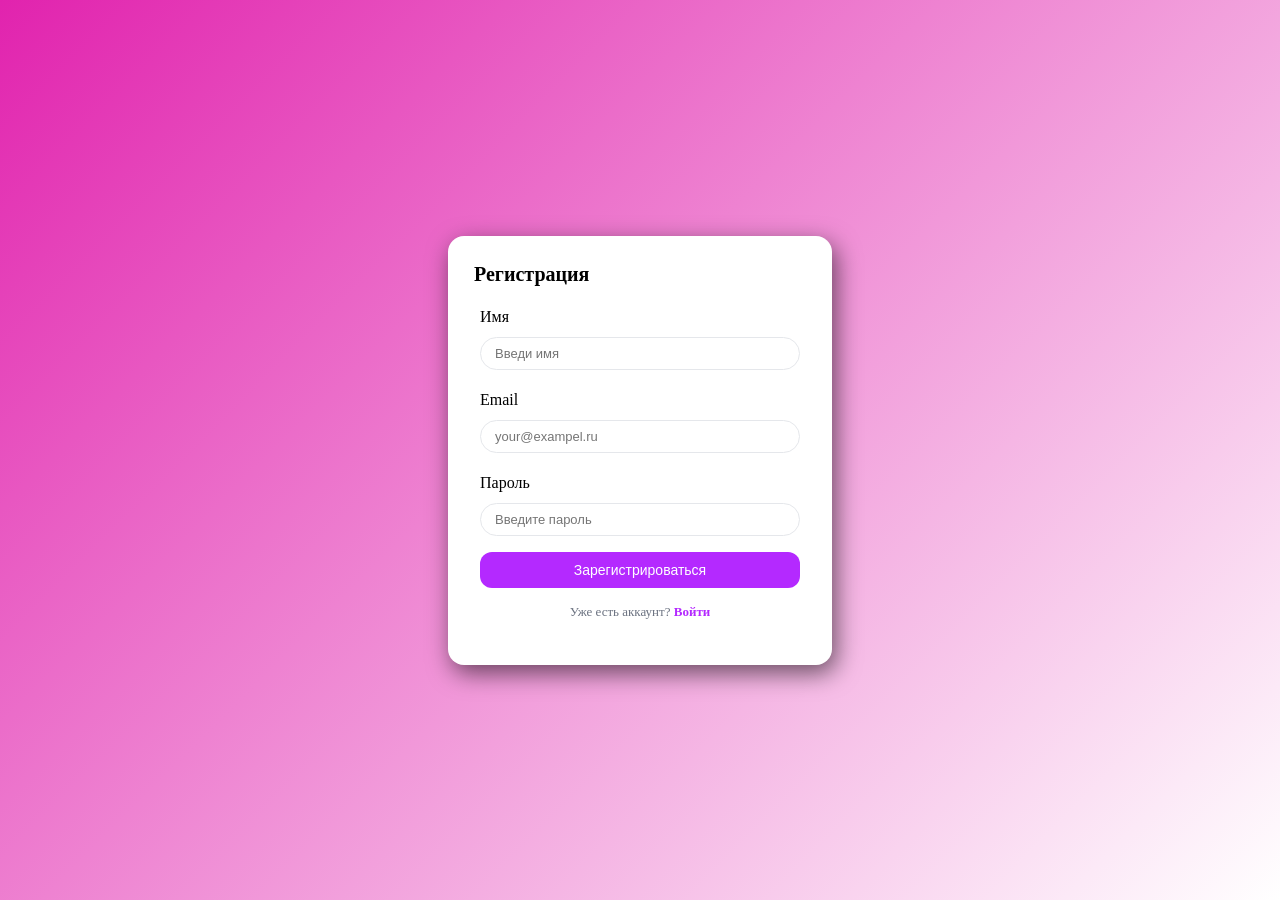
<file: index.html>
<!DOCTYPE html>
<html lang="ru">
<head>
    <meta charset="UTF-8">
    <meta name="viewport" content="width=device-width, initial-scale=1.0">
    <title>Главная | Main</title>
    <link rel="stylesheet" href="style.css">
    <script>
        if (!localStorage.getItem('currentUser')) {
            window.location.replace('signUp.html');
        }
    </script>
</head>
<body class="page-fakebook">
    <header class="site-header">
        <div class="logo">FakeBook</div>
        <nav class="main-nav">
            <a href="signUp.html">Регистрация</a>
            <a href="signIn.html">Войти</a>
            <a href="aboutUs.html">О нас</a>
            <a href="Profile.html">Профиль</a>
            <a href="Ocenka.html">Оценка сайта</a>
        </nav>
    </header>

    <main class="page">
        <section class="hero">
            <h1>Добро пожаловать</h1>
            <p>Мой первый такой крупный проект где соединяю не 2 html файла а больше вау</p>
        </section>

        <div class="content-row">
            <section class="articles">
                <h2>Последние новости</h2>

                <article class="post">
                    <h3>Масштабный редизайн</h3>
                    <p class="meta">📅 2 мая · ✍️ sweety</p>
                    <p>Fakebook переходит на более «чистый» и минималистичный вид.</p>
                </article>


                <article class="post">
                    <h3>Новый редактор постов</h3>
                    <p class="meta">📅 2 мая · ✍️ sweety</p>
                    <p>Пользовательский интерфейс для создания публикаций стал проще и современнее.</p>
                </article>

                <article class="post">
                    <h3>Никнеймы в группах</h3>
                    <p class="meta">📅 2 мая · ✍️ sweety</p>
                    <p>Теперь в группах можно публиковать посты под никнеймом, не раскрывая свое полное имя (но оставаясь идентифицируемым для платформы).</p>
                </article>
            </section>

            <aside class="sidebar">
                <h3>Категории</h3>
                <ul>
                    <li>AI-персонализация рекламы</li>
                    <li>Приоритет «оригинальности»</li>
                    <li>ИИ-коллажи</li>
                </ul>
                <h3>Рекламы</h3>
                <p class="ad">Professional Mode: Fakebook активно подталкивает обычных пользователей переключать профили в «профессиональный режим»</p>
            </aside>
        </div>
    </main>

    <footer class="site-footer">
        <p>@ 2026 Fakebook · Все права идут куда то</p>
        <p class="Contacts">📧 fakebook@gmail.com · 📱 +7 (777) 777-77-77</p>
    </footer>
</body>
</html>
</file>
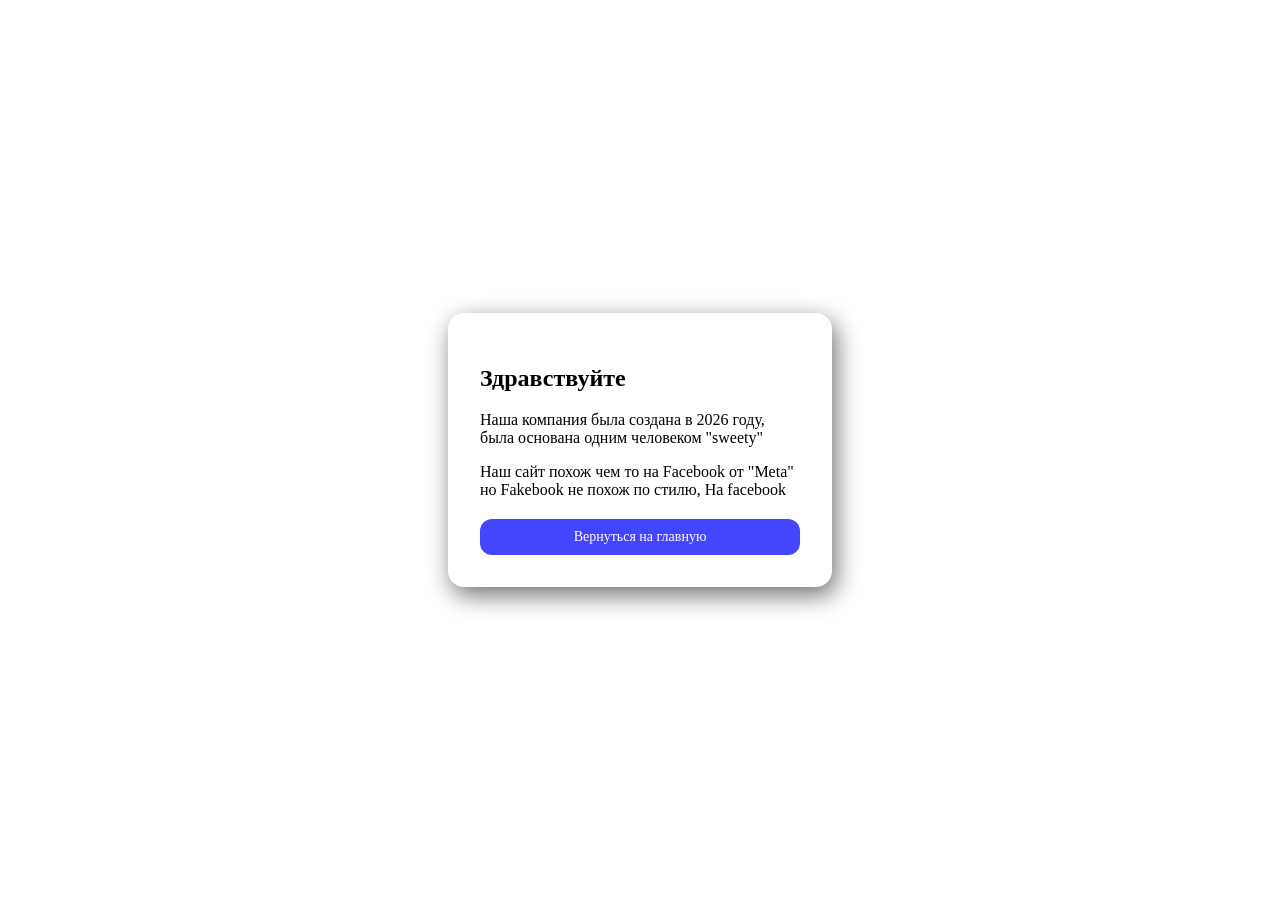
<file: aboutUs.html>
<!DOCTYPE html>
<html lang="en">
<head>
    <meta charset="UTF-8">
    <meta name="viewport" content="width=device-width, initial-scale=1.0">
    <title>О нас | Abous Us</title>
    <link rel="stylesheet" href="style.css">
</head>
<body class="page-AboutUs">
    <section class="Us">
        <h1>Здравствуйте</h1>
        <p>Наша компания была создана в 2026 году, была основана одним человеком "sweety"</p>
        <p>Наш сайт похож чем то на Facebook от "Meta" но Fakebook не похож по стилю, На facebook</p>
        <a href="index.html" class="btn">Вернуться на главную</a>
    </section>       
</body>
</html>
</file>
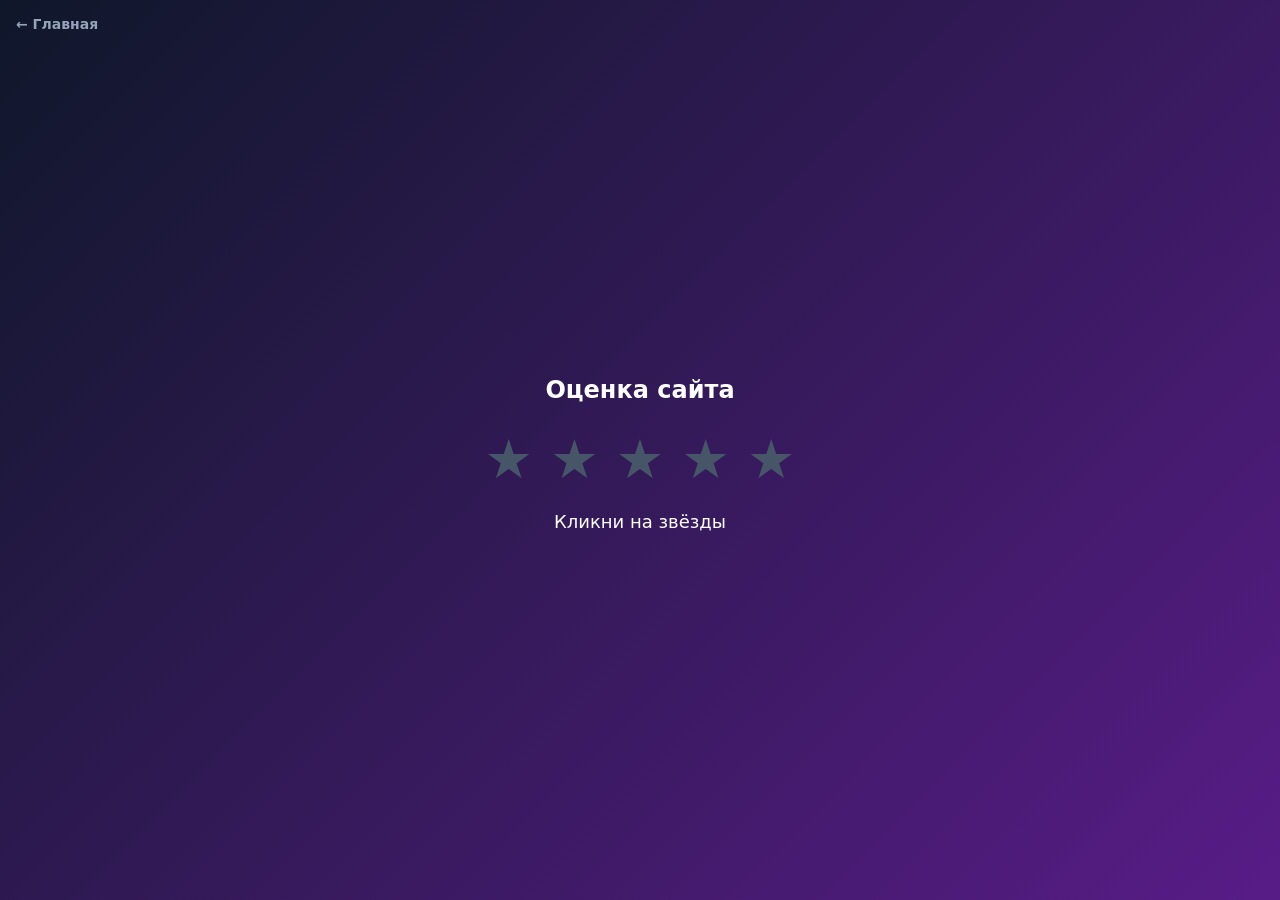
<file: Ocenka.html>
<!DOCTYPE html>
<html lang="ru">
<head>
    <meta charset="UTF-8">
    <meta name="viewport" content="width=device-width, initial-scale=1.0">
    <title>Оценка сайта</title>
    <link rel="stylesheet" href="style.css">
</head>
<body class="Ocenka">
    <a href="index.html" style="position:fixed;top:16px;left:16px;text-decoration:none;color:#94a3b8;font-weight:600;font-size:14px;">← Главная</a>
    <div class="container">
        <h2>Оценка сайта</h2>

        <div class="stars" id="stars">
            <span data-v="1">★</span>
            <span data-v="2">★</span>
            <span data-v="3">★</span>
            <span data-v="4">★</span>
            <span data-v="5">★</span>
        </div>
        <div class="result" id="result">Кликни на звёзды</div>
    </div>
    <script src="Ocenka.js"></script>
</body>
</html>
</file>
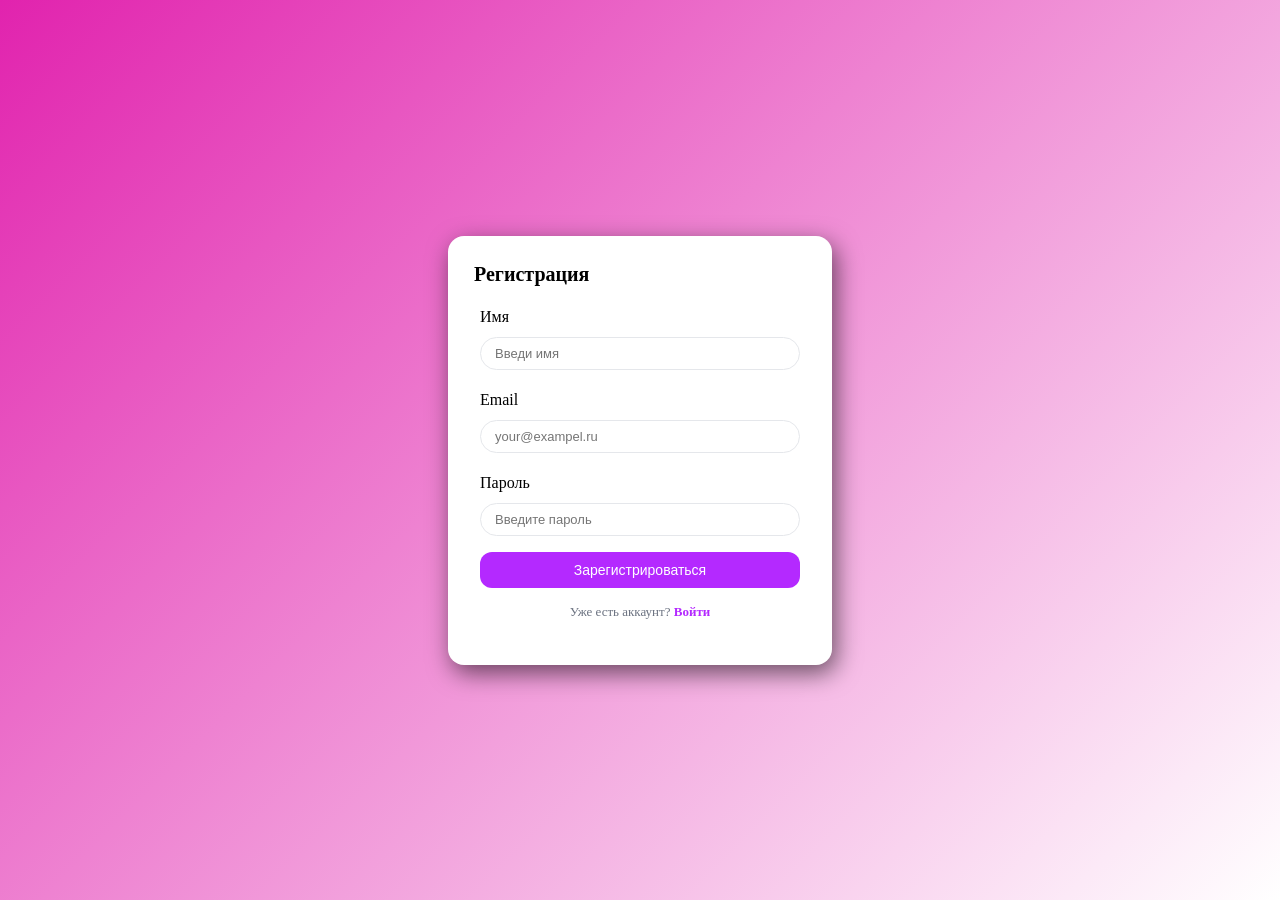
<file: Profile.html>
<!DOCTYPE html>
<html lang="ru">
<head>
    <meta charset="UTF-8">
    <meta name="viewport" content="width=device-width, initial-scale=1.0">
    <title>Профиль | Profile</title>
    <link rel="stylesheet" href="style.css">
</head>
<body class="page-profil">
    <a href="index.html" style="position:fixed;top:16px;left:16px;text-decoration:none;color:#6366f1;font-weight:600;font-size:14px;">← Главная</a>
    <div class="profile">
        <div class="avatar" id="avatar"></div>
        <h2 id="username"></h2>

        <p class="bio" id="bio-text"></p>
        <input class="bio-input" id="bio-input" type="text" maxlength="80" placeholder="Напиши что-нибудь о себе..." style="display:none;">

        <div class="stats">
            <div><strong id="stat-posts">0</strong><span>Постов</span></div>
            <div><strong id="stat-followers">0</strong><span>Подписчиков</span></div>
            <div><strong id="stat-following">0</strong><span>Подписок</span></div>
        </div>
        <div class="actions">
            <button class="follow" id="edit-bio-btn">Изменить описание</button>
            <button class="msg" id="logout-btn">Выйти</button>
        </div>
    </div>

    <script>
        const user = JSON.parse(localStorage.getItem('currentUser'));
        if (!user) {
            window.location.replace('signUp.html');
        }

        const words = user.name.trim().split(' ');
        const initials = words.length >= 2
            ? (words[0][0] + words[1][0]).toUpperCase()
            : user.name.slice(0, 2).toUpperCase();

        document.getElementById('avatar').textContent = initials;
        document.getElementById('username').textContent = user.name;

        const bioKey = 'bio_' + user.email;
        const bioText = document.getElementById('bio-text');
        const bioInput = document.getElementById('bio-input');
        const editBtn = document.getElementById('edit-bio-btn');

        function loadBio() {
            const saved = localStorage.getItem(bioKey) || '';
            bioText.textContent = saved || 'Нет описания';
        }
        loadBio();

        editBtn.addEventListener('click', () => {
            if (bioInput.style.display === 'none') {
                bioInput.value = localStorage.getItem(bioKey) || '';
                bioInput.style.display = 'block';
                bioText.style.display = 'none';
                editBtn.textContent = 'Сохранить';
                bioInput.focus();
            } else {
                localStorage.setItem(bioKey, bioInput.value.trim());
                bioInput.style.display = 'none';
                bioText.style.display = 'block';
                editBtn.textContent = 'Изменить описание';
                loadBio();
            }
        });

        const statsKey = 'stats_' + user.email;
        const stats = JSON.parse(localStorage.getItem(statsKey) || '{"posts":0,"followers":0,"following":0}');
        document.getElementById('stat-posts').textContent = stats.posts;
        document.getElementById('stat-followers').textContent = stats.followers;
        document.getElementById('stat-following').textContent = stats.following;

        document.getElementById('logout-btn').addEventListener('click', () => {
            localStorage.removeItem('currentUser');
            window.location.href = 'signIn.html';
        });
    </script>
</body>
</html>
</file>
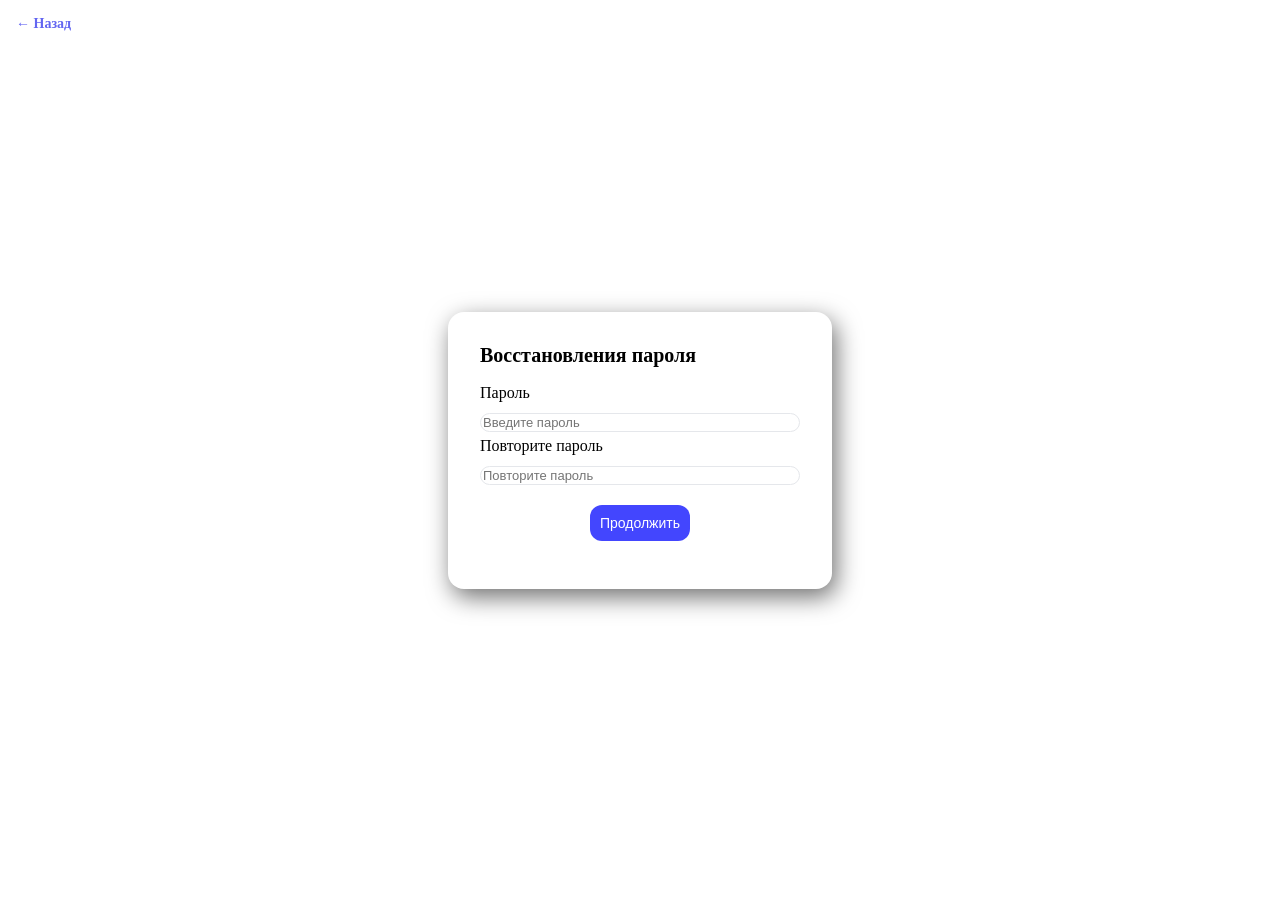
<file: recov.html>
<!DOCTYPE html>
<html lang="en">
<head>
    <meta charset="UTF-8">
    <meta name="viewport" content="width=device-width, initial-scale=1.0">
    <title>Восстановления пароля | Recovery password</title>
    <link rel="stylesheet" href="style.css">
</head>
<body class="page-recove">
    <a href="recovery.html" style="position:fixed;top:16px;left:16px;text-decoration:none;color:#6366f1;font-weight:600;font-size:14px;">← Назад</a>
    <form class="recov" id="recovForm">
        <h2>Восстановления пароля</h2>

        <div class="reco">
            <label for="password">Пароль</label>
            <input type="password" id="password" placeholder="Введите пароль">

            <label for="password2">Повторите пароль</label>
            <input type="password" id="password2" placeholder="Повторите пароль">

            <button type="submit" class="btn3">Продолжить</button>

            <div id="msg"></div>
        </div>
    </form>


    <script src="recov.js"></script>
</body>
</html>
</file>
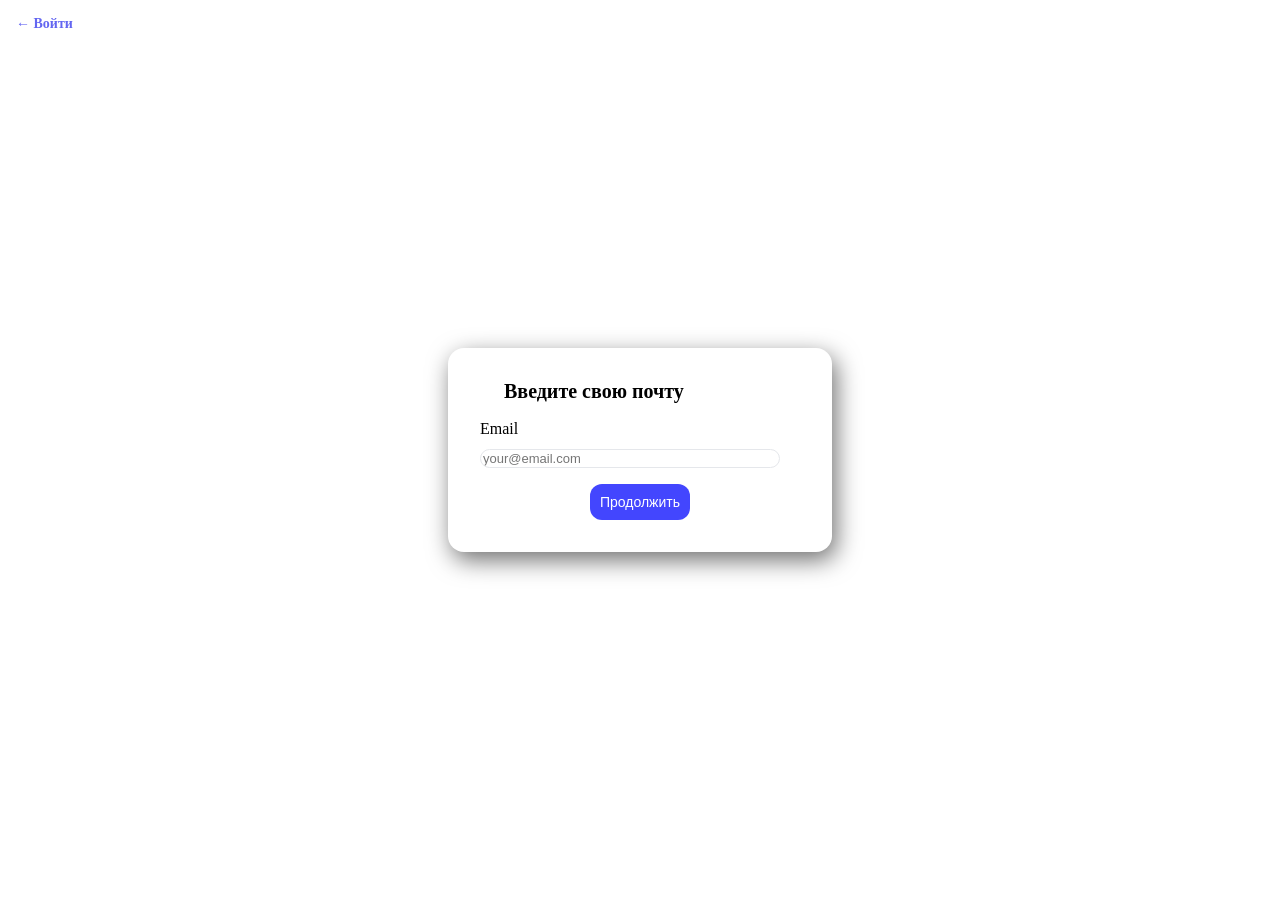
<file: recovery.html>
<!DOCTYPE html>
<html lang="en">
<head>
    <meta charset="UTF-8">
    <meta name="viewport" content="width=device-width, initial-scale=1.0">
    <title>Восстановления пароля | recovery password</title>
    <link rel="stylesheet" href="style.css">
</head>
<body class="page-recovery">
    <a href="signIn.html" style="position:fixed;top:16px;left:16px;text-decoration:none;color:#6366f1;font-weight:600;font-size:14px;">← Войти</a>
    <form class="recovery" id="recoveryForm">
        <h2>Введите свою почту</h2>

        <div class="recover">
            <label for="email">Email</label>
            <input type="email" id="email" placeholder="your@email.com">
        </div>

        <button type="submit" class="btn2">Продолжить</button>

        <div id="msg"></div>
    </form>


    <script src="recovery.js"></script>
</body>
</html>
</file>
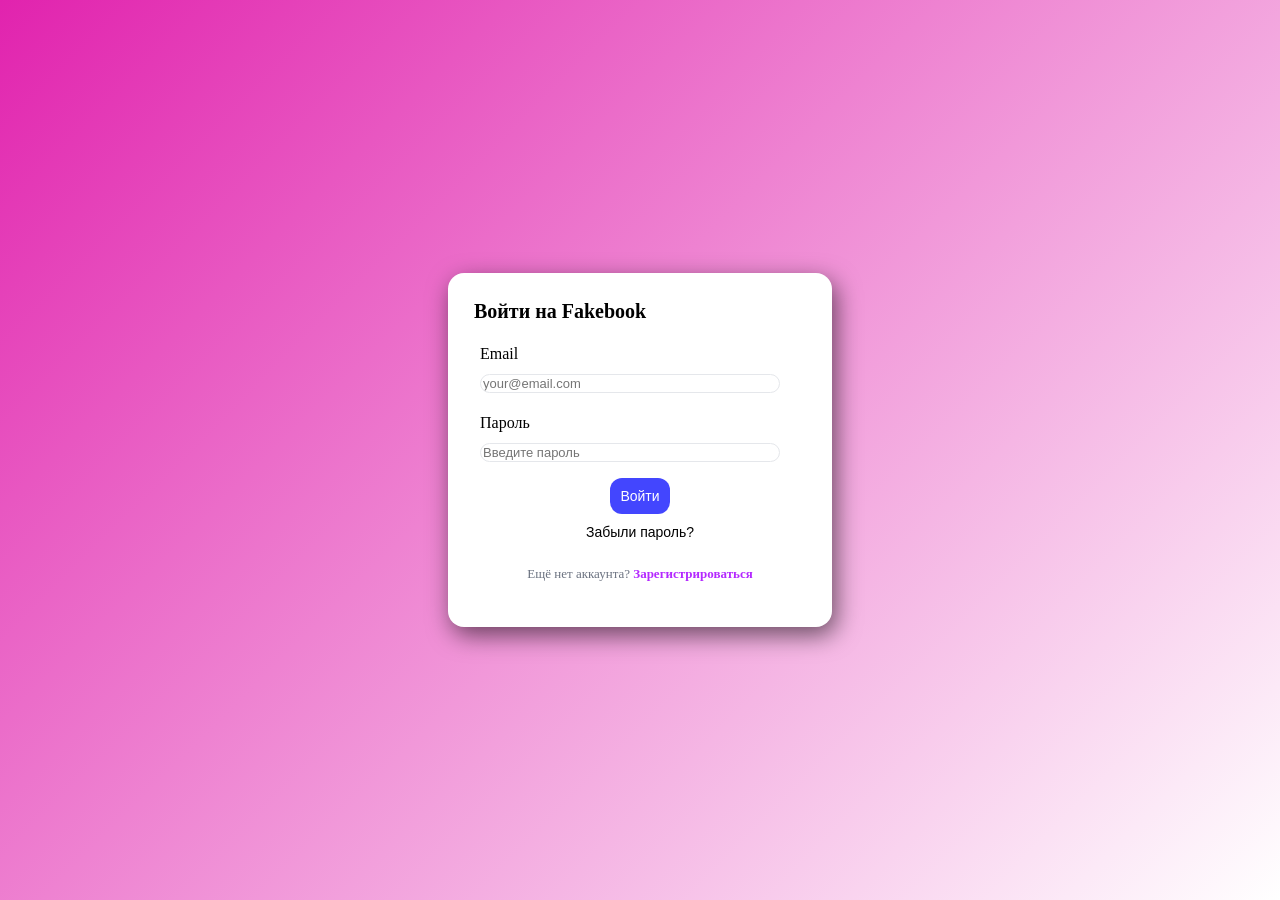
<file: signIn.html>
<!DOCTYPE html>
<html lang="ru">
<head>
    <meta charset="UTF-8">
    <meta name="viewport" content="width=device-width, initial-scale=1.0">
    <title>Войти | SignIn</title>
    <link rel="stylesheet" href="style.css">
</head>
<body class="page-signIn">
    <form class="form-In">
        <h2>Войти на Fakebook</h2>

        <div class="field-In">
            <label for="email">Email</label>
            <input type="email" id="email" placeholder="your@email.com">
        </div>

        <div class="field-In">
            <label for="password">Пароль</label>
            <input type="password" id="password" placeholder="Введите пароль">
        </div>

        <button type="submit" class="btn">Войти</button>
        
        
        <button type="button" class="btn1">Забыли пароль?</button>

        <div id="msg"></div>

        <p class="switch-link">Ещё нет аккаунта? <a href="signUp.html">Зарегистрироваться</a></p>
    </form>

    <script src="signin.js"></script>
</body>
</html>
</file>
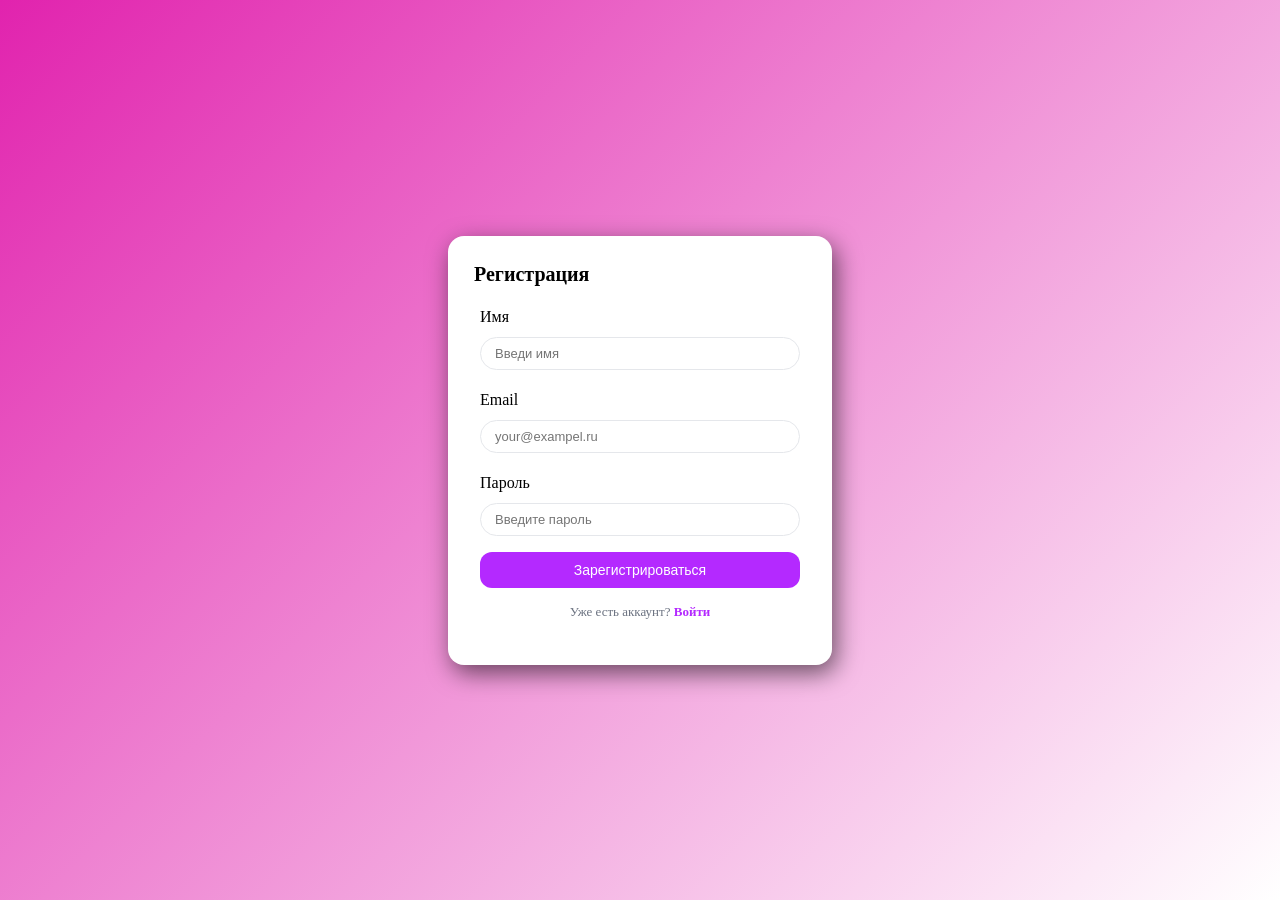
<file: signUp.html>
<!DOCTYPE html>
<html lang="ru">
<head>
    <meta charset="UTF-8">
    <meta name="viewport" content="width=device-width, initial-scale=1.0">
    <title>Регистрация | Register</title>
    <link rel="stylesheet" href="style.css">
</head>
<body class="page-signup">
  <form class="form-wrap" onsubmit="register(event)">
    <h2>Регистрация</h2>

    <div class="field">
        <label for="name">Имя</label>
        <input type="text" id="name" name="name" placeholder="Введи имя" required>
    </div>

    <div class="field">
        <label for="email">Email</label>
        <input type="email" id="email" placeholder="your@exampel.ru" required>
    </div>

    <div class="field">
        <label for="password">Пароль</label>
        <input type="password" id="password" placeholder="Введите пароль" required>
    </div>

    <button type="submit" class="btn">Зарегистрироваться</button>

    <div id="msg"></div>

    <p class="switch-link">Уже есть аккаунт? <a href="signIn.html">Войти</a></p>
  </form>

  <script src="script.js"></script>
</body>
</html>
</file>
<file: style.css>
/*SIGNUP- Регистрация*/
.page-signup {
    margin: 0;
    min-height: 100vh;
    background: linear-gradient(135deg, #e123ae, #ffffff);
    background-attachment: fixed;
    display: flex;
    justify-content: center;
    align-items: center;
    flex-wrap: wrap;
}


.page-signup .form-wrap {
    box-shadow: 4px 8px 24px rgba(0,0,0,0.57);
    background-color: #ffffff;
    border-radius: 16px;
    padding: 32px;
    width: 320px;
}
.page-signup h2 {
    margin: 0 24px;
    font-size: 20px;
    margin-bottom: 12px;
    position: relative;  top: -5px;right: 30px;
}

.page-signup .field {
    margin-bottom: 16px;
}

.page-signup label {
    display: block;
    font-size: 16px;
    font-weight: 600px;
    color: black;
    margin-bottom: 16px;
    position: relative; top: 5px;
}

.page-signup input {
    width: 100%;
    border-radius: 60px;
    border: 1.5px solid #e5e7eb;
    font-size: 13px;
    box-sizing: border-box;
    outline: none;
    transition: border .2s;
    padding: 8px 14px;
}


.page-signup input:focus {
    border-color: #0596b3;
}


.page-signup .btn {
    font-size: 14px;
    border-radius: 12px;
    border: none;
    padding: 10px;
    margin-top: 16px;
    transition: .2s;
    cursor: pointer;
    background-color: #b429ff;
    color: white;
    text-decoration: none;
    display: block;
    width: 100%;
}


.page-signup .btn:hover {
    background-color: #a600ff;
}

.page-signup #msg {
    margin-top: 12px;
    font-size: 13px;
    text-align: center;
}


/*FAKEBOOK- главная страница*/

.page-fakebook {
    box-sizing: border-box;
    margin: 0;
    font-family: system-ui, -apple-system, BlinkMacSystemFont, 'Segoe UI', Roboto, Oxygen, Ubuntu, Cantarell, 'Open Sans', 'Helvetica Neue', sans-serif,
    sans-serif; 
    background: #f1f5f9;
    color: #1f2937;
}

/*HEADER- шапка сайта*/
.page-fakebook .site-header {
    display: flex;
    justify-content: space-between;
    align-items: center;
    padding: 16px 32px;
    background: #fff;
    box-shadow: 4px 8px 24px 0px rgba(0,0,0,0.36);
}

.page-fakebook .logo {
    font-size: 20px; 
    font-weight: 700;
    color: #6366f1;
}

.page-fakebook .main-nav {
    display: flex;
    gap: 20px;
}

.page-fakebook .main-nav a {
    color: #374151;
    text-decoration: none;
    font-size: 14px;
    font-weight: 500;
}


.page-fakebook .main-nav a:hover {
    color: #6366f1;
}

/*main - основной контент*/

.page-fakebook .page {
    max-width: 1100px;
    margin: 0 auto;
    padding: 24px;
}

/*SECTIOM - тематические блоки*/
.page-fakebook .hero {
    background: linear-gradient(135deg, #6366f1, #8b5cf6);
    color: #fff;
    padding: 48px 32px;
    border-radius: 16px;
    text-align: center;
    margin-bottom: 24px;
}

.page-fakebook .hero h1 {
    margin: 0 0 8px;
    font-size: 32px;
}

.page-fakebook .hero p {
    margin: 0;
    opacity: .9;
}

.page-fakebook .content-row {
    display: grid;
    grid-template-columns: 2fr 1fr;
    gap:24px;
}

@media (max-width: 720px) { .content-row { grid-template-columns: 1fr; } }

.page-fakebook .articles h2 {
    margin-top: 0;
    color: #1f2937;
}

/*ARTICLE - самостоятельный блок*/

.page-fakebook .post {
    background: #fff;
    padding: 20px;
    border-radius: 12px;
    margin-bottom: 16px;
    box-shadow: 0 1px 3px rgba(0,0,0,.05);   
}

.page-fakebook .post h3 {
    margin: 0 0 4px;
}

.page-fakebook .meta {
    font-size: 12px;
    color: #9ca3af;
    margin: 0 0 12px;
}

.page-fakebook .post p:last-child {
    margin: 0;
    line-height: 1.55;
    color: #4b5563;
}

/*ASIDE - боковая панель*/

.page-fakebook .sidebar {
    background: #fff;
    padding: 20px;
    border-radius: 12px;
    box-shadow: 0 1px 3px rgba(0,0,0,.05);
    height: fit-content;
}

.page-fakebook .sidebar h3 {
    margin: 0 0 12px;
    font-size: 15px;
    color: #1f2937;
}

.page-fakebook .sidebar ul {
    list-style: none;
    padding: 0;
    margin: 0 0 20px;
}

.page-fakebook .sidebar li {
    padding: 6px 0;
    border-bottom: 1px solid #e5e7eb;
    font-size: 14px;
}

.page-fakebook .sidebar li:last-child {
   border: 0;
}

.page-fakebook .ad {
    background: #fef3c7;
    padding: 12px;
    border-radius: 8px;
    font-size: 13px;
    margin: 0;
}

/*FOOTER - подвал*/

.page-fakebook .site-footer {
    background: #1f2937;
    color: #d1d5db;
    text-align: center;
    padding: 24px;
    margin-top: 48px;
    font-size: 14px;
}

.page-fakebook .site-footer p {
    margin: 4px 0;
}

.page-fakebook .Contacts {
    color: #9ca3af;
    font-size: 13px;
}

/*SIGNIN - Войти*/

.page-signIn {
    min-height: 100vh;
    background: linear-gradient(135deg, #e123ae, #ffffff);
    background-attachment: fixed;
    margin: 0;
    display: flex;
    justify-content: center;
    align-items: center;
    flex-wrap: wrap;
}

.page-signIn .form-In {
    box-shadow: 4px 8px 24px rgba(0,0,0,0.57);
    background-color: #ffffff;
    border-radius: 16px;
    padding: 32px;
    width: 320px;
}

.page-signIn h2 {
    margin: 0 24px;
    font-size: 20px;
    margin-bottom: 12px;
    position: relative;  top: -5px;right: 30px;
}

.page-signIn .field-In {
    margin-bottom: 16px;
}

.page-signIn label {
    display: block;
    font-size: 16px;
    font-weight: 600px;
    color: black;
    margin-bottom: 16px;
    position: relative; top: 5px;
}

.page-signIn input {
    border-radius: 60px;
    border: 1.5px solid #e5e7eb;
    font-size: 13px;
    box-sizing: border-box;
    outline: none;
    transition:border .2s;
    width: 300px;
}


.page-signIn input:focus {
    border-color: black;
}


.page-signIn .btn {
    font-size: 14px;
    border-radius: 12px;
    border: none;
    padding: 10px;
    margin-top: 16px;
    transition: .2s;
    cursor: pointer;
    background-color: #4346fe;
    color:white;
    text-decoration: none;
    display: block;
    margin: 0 auto;
}


.page-signIn .btn:hover {
    background-color: #3234c8;
}

.page-signIn .btn1 {
    font-size: 14px;
    border-radius: 12px;
    border: none;
    padding: 10px;
    transition: .2s;
    cursor: pointer;
    text-decoration: none;
    background: none;
    display: block;
    margin: 0 auto;
}

.page-signIn .btn1:hover {
    background-color: #c9c9c9;
}

.page-signIn #msg {
    margin-top: 12px;
    font-size: 13px;
    text-align: center;
}

.switch-link {
    margin-top: 16px;
    font-size: 13px;
    text-align: center;
    color: #6b7280;
}

.switch-link a {
    color: #b429ff;
    text-decoration: none;
    font-weight: 600;
}

.switch-link a:hover {
    text-decoration: underline;
}


/*RECOVERY - Востановления пароля*/

.page-recovery {
    min-height: 100vh;
    background-attachment: fixed;
    margin: 0;
    display: flex;
    justify-content: center;
    align-items: center;
    flex-wrap: wrap;
}


.page-recovery .recovery {
    box-shadow: 4px 8px 24px rgba(0,0,0,0.57);
    background-color: #ffffff;
    border-radius: 16px;
    padding: 32px;
    width: 320px
}

.page-recovery h2 {
    margin: 0 24px;
    font-size: 20px;
    margin-bottom: 12px;
}

.page-recovery .recover {
    margin-bottom: 16px;
}

.page-recovery label {
    display: block;
    font-size: 16px;
    font-weight: 600px;
    color: black;
    margin-bottom: 16px;
    position: relative; top: 5px;
}

.page-recovery input {
    border-radius: 60px;
    border: 1.5px solid #e5e7eb;
    font-size: 13px;
    box-sizing: border-box;
    outline: none;
    transition:border .2s;
    width: 300px;
}


.page-recovery input:focus {
    border-color: black;
}

.page-recovery .btn2 {
    font-size: 14px;
    border-radius: 12px;
    border: none;
    padding: 10px;
    transition: .2s;
    cursor: pointer;
    text-decoration: none;
    background: none;
    display: block;
    margin: 0 auto;
    background-color: #4346fe;
    color:white;
}

.page-recovery .btn2:hover {
    background-color: #3234c8;
}

.page-signIn #msg {
    margin-top: 12px;
    font-size: 13px;
    text-align: center;
}


/*Recov - восстановления пароля*/

.page-recove {
    min-height: 100vh;
    background-attachment: fixed;
    margin: 0;
    display: flex;
    justify-content: center;
    align-items: center;
    flex-wrap: wrap;
}


.page-recove .recov {
    box-shadow: 4px 8px 24px rgba(0,0,0,0.57);
    background-color: #ffffff;
    border-radius: 16px;
    padding: 32px;
    width: 320px
}

.page-recove h2 {
    margin: 0;
    font-size: 20px;
    margin-bottom: 12px;
}

.page-recove label {
    display: block;
    font-size: 16px;
    color: black;
    margin-bottom: 16px;
    position: relative; top: 5px;
}

.page-recove input {
    border-radius: 60px;
    border: 1.5px solid #e5e7eb;
    font-size: 13px;
    box-sizing: border-box;
    outline: none;
    transition:border .2s;
    width: 100%;
}

.page-recove .reco {
    margin-bottom: 16px;
}


.page-recove input:focus {
    border-color: black;
}

.page-recove .btn3 {
    font-size: 14px;
    border-radius: 12px;
    border: none;
    padding: 10px;
    transition: .2s;
    cursor: pointer;
    text-decoration: none;
    background: none;
    display: block;
    margin: 20px auto 0;    
    background-color: #4346fe;
    color:white;
}

.page-recove .btn3:hover {
    background-color: #3234c8;
}

.page-recove #msg {
    margin-top: 12px;
    font-size: 13px;
    text-align: center;
}

/*AboutUS- О нас*/

.page-AboutUs {
    min-height: 100vh;
    background-attachment: fixed;
    margin: 0;
    display: flex;
    justify-content: center;
    align-items: center;
    flex-wrap: wrap;
}

.page-AboutUs .Us {
    box-shadow: 4px 8px 24px rgba(0,0,0,0.57);
    background-color: #ffffff;
    border-radius: 16px;
    padding: 32px;
    width: 320px
}

.page-recove h1 {
    margin: 0;
    font-size: 20px;
    margin-bottom: 12px;
}

.page-AboutUs .btn {
    font-size: 14px;
    border-radius: 12px;
    border: none;
    padding: 10px;
    transition: .2s;
    cursor: pointer;
    text-decoration: none;
    background: none;
    display: block;
    margin: 20px auto 0;    
    background-color: #4346fe;
    color:white;
    text-align: center;
}

.page-AboutUs .btn:hover {
    background-color: #3234c8;
}

/*Profile*/

.page-profil { margin:0; font-family:system-ui,sans-serif; background:#f1f5f9; min-height:100vh; display:flex; align-items:center; justify-content:center; padding:20px; }
.page-profil .profile { background:#fff; border-radius:18px; padding:32px; max-width:340px; width:100%; text-align:center; box-shadow:0 10px 40px rgba(0,0,0,.08); }
.page-profil .avatar { width:96px; height:96px; border-radius:50%; background:linear-gradient(135deg,#f97316,#ec4899); margin:0 auto 16px; display:flex; align-items:center; justify-content:center; color:#fff; font-size:32px; font-weight:700; }
.page-profil .profile h2 { margin:0 0 4px; font-size:22px; }
.page-profil .role { color:#6b7280; margin:0 0 12px; font-size:14px; }
.page-profil .bio { color:#374151; margin:0 0 20px; line-height:1.5; }
.page-profil .stats { display:flex; justify-content:space-around; padding:16px 0; border-top:1px solid #e5e7eb; border-bottom:1px solid #e5e7eb; margin-bottom:20px; }
.page-profil .stats div { display:flex; flex-direction:column; }
.page-profil .stats strong { font-size:18px; }
.page-profil .stats span { font-size:11px; color:#6b7280; text-transform:uppercase; letter-spacing:.5px; }
.page-profil .actions { display:flex; gap:8px; }
.page-profil .actions button { flex:1; padding:10px; border-radius:8px; border:none; cursor:pointer; font-weight:600; font-size:14px; }
.page-profil .follow { background:#6366f1; color:#fff; }
.page-profil .msg { background:#f3f4f6; color:#374151; }
.page-profil .bio-input { width:100%; padding:8px 12px; border-radius:8px; border:1.5px solid #e5e7eb; font-size:14px; outline:none; box-sizing:border-box; margin-bottom:4px; }
.page-profil .bio-input:focus { border-color:#6366f1; }

/*Ocenka*/

.Ocenka {
    margin:0; min-height:100vh; display:flex; align-items:center; justify-content:center; background:linear-gradient(135deg,#0f172a,#581c87); font-family:system-ui,sans-serif;
}

.Ocenka .container {
    text-align:center; color:#fff;
}

.Ocenka h2 {
    margin-bottom:24px;
}

.Ocenka .stars {
    font-size:54px; cursor:pointer; user-select:none;
}

.Ocenka .stars span {
    color:#475569; transition:color .15s, transform .15s; display:inline-block;
}

.Ocenka .stars span:hover {
    transform:scale(1.2);
}

.Ocenka .stars span.active {
    color:#fbbf24; text-shadow:0 0 16px rgba(251,191,36,.5);
}

.Ocenka .result {
    margin-top:20px; font-size:18px; min-height:32px;
}
</file>
